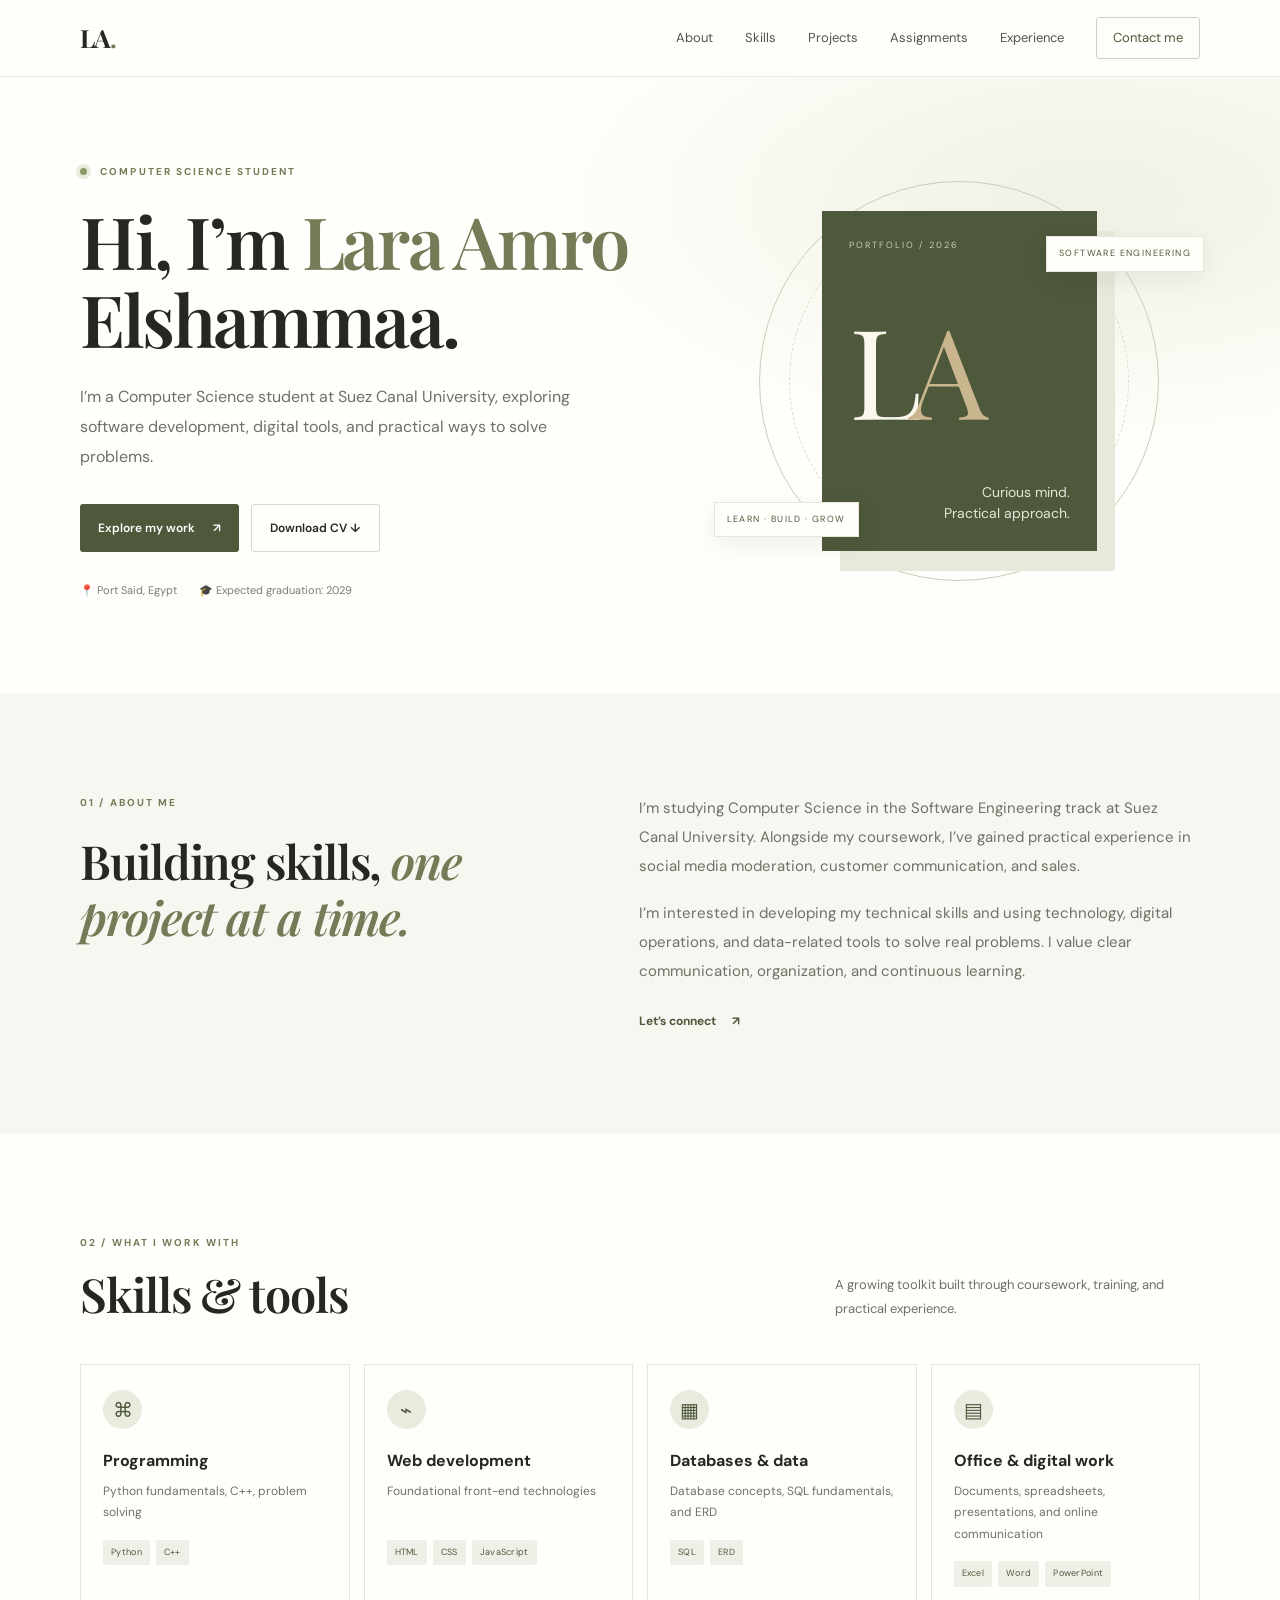
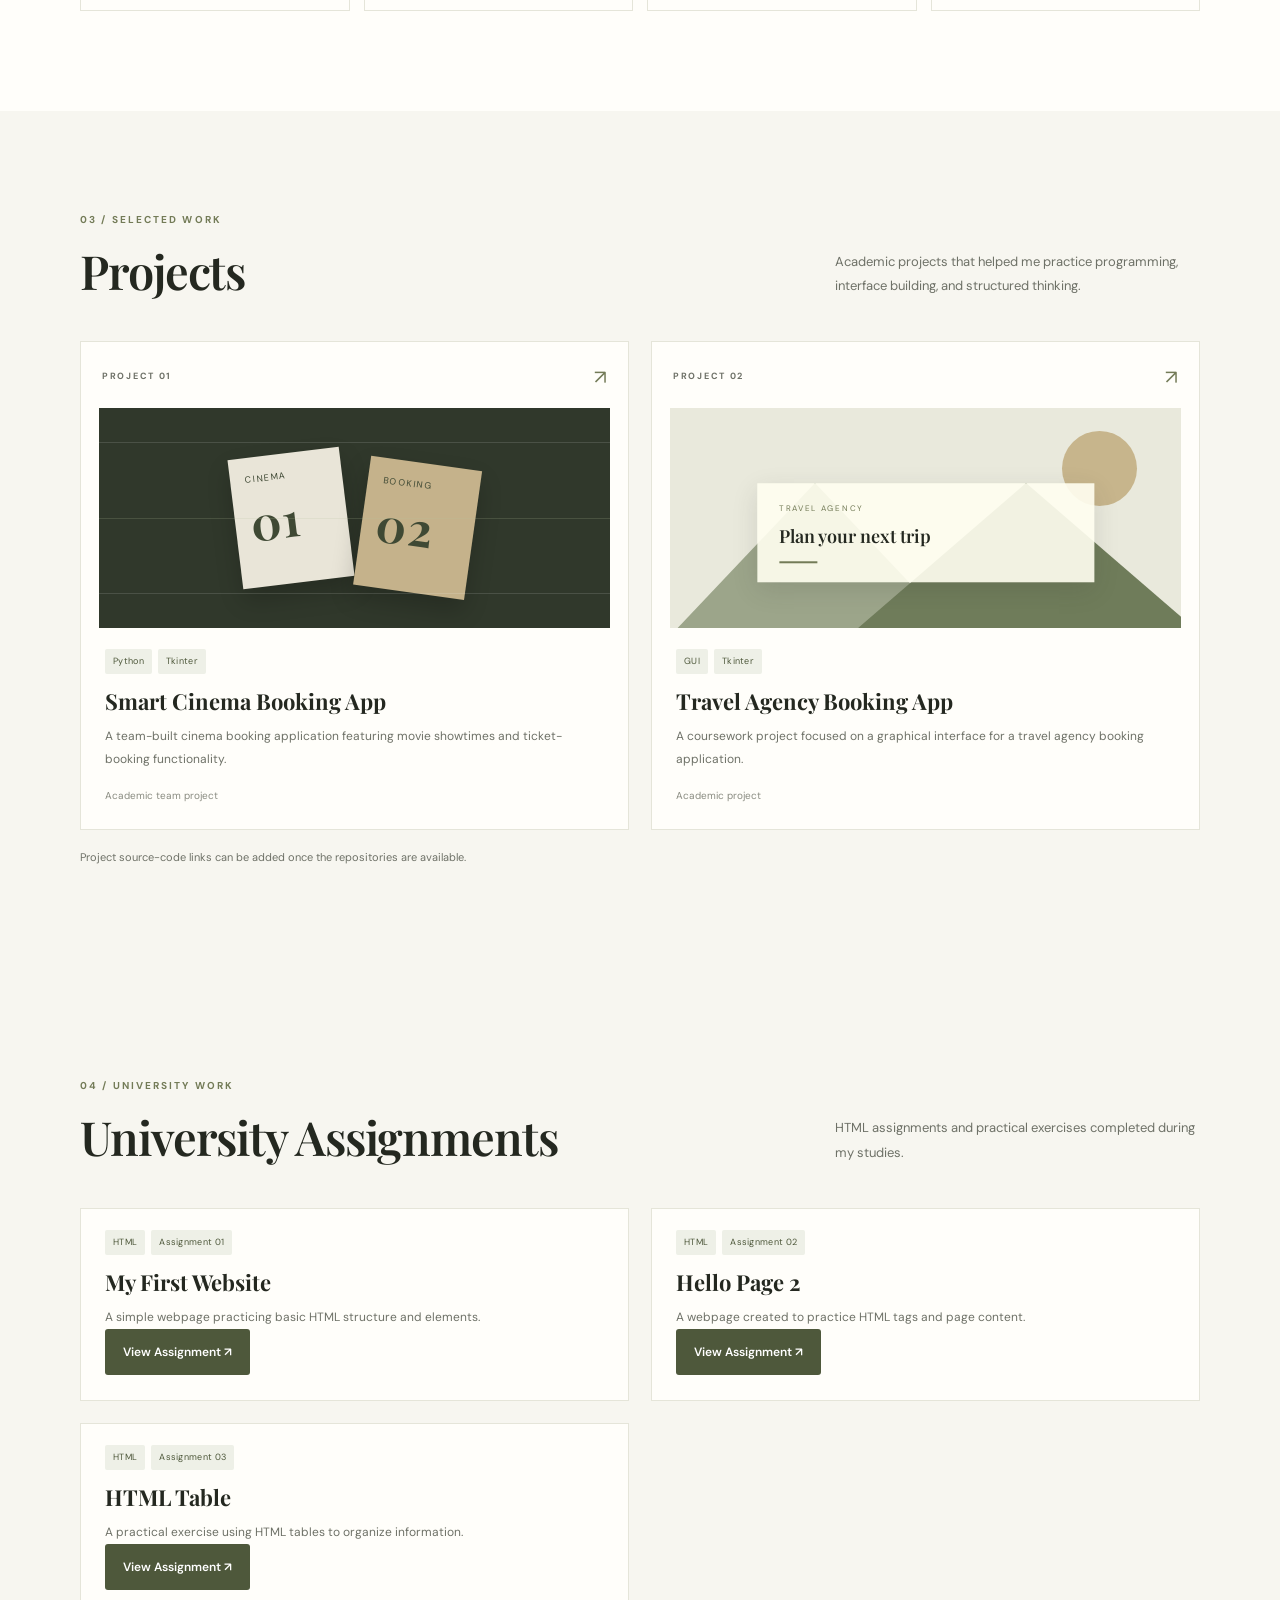
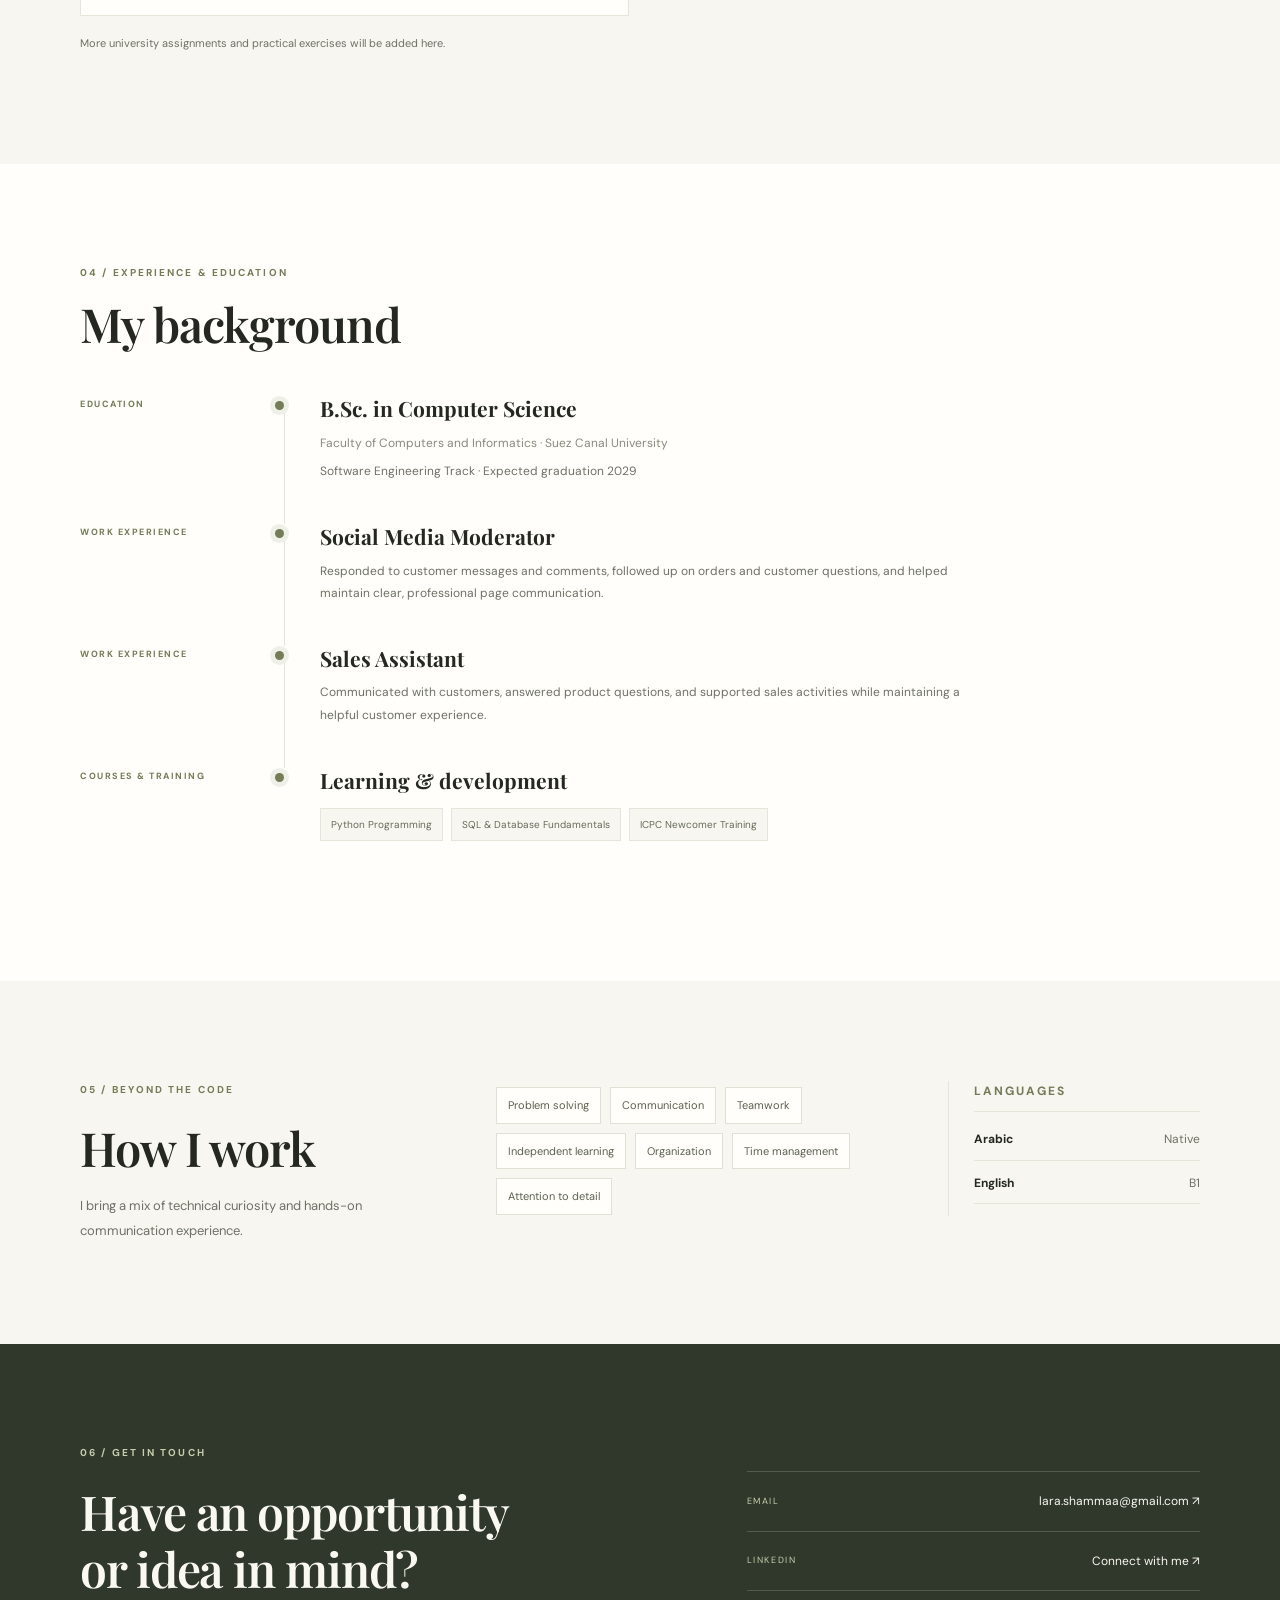
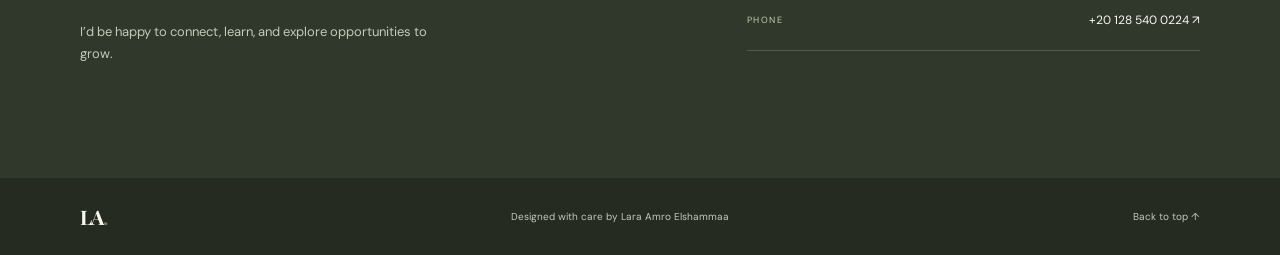
<file: index.html>
<!DOCTYPE html>
<html lang="en">
<head>
  <meta charset="UTF-8" />
  <meta name="viewport" content="width=device-width, initial-scale=1.0" />
  <meta name="description" content="Portfolio of Lara Amro Elshammaa, Computer Science student at Suez Canal University." />
  <title>Lara Amro Elshammaa | Portfolio</title>
  <link rel="preconnect" href="https://fonts.googleapis.com">
  <link rel="preconnect" href="https://fonts.gstatic.com" crossorigin>
  <link href="https://fonts.googleapis.com/css2?family=DM+Sans:wght@400;500;600;700&family=Playfair+Display:wght@600;700&display=swap" rel="stylesheet">
  <link rel="stylesheet" href="style.css" />
</head>
<body>
  <header class="site-header">
    <nav class="nav container" aria-label="Main navigation">
      <a class="brand" href="#home">LA<span>.</span></a>
      <button class="menu-toggle" aria-label="Toggle navigation" aria-expanded="false">☰</button>
      <div class="nav-links">
        <a href="#about">About</a>
<a href="#skills">Skills</a>
<a href="#projects">Projects</a>
<a href="#assignments">Assignments</a>
<a href="#experience">Experience</a>
<a href="#contact" class="nav-cta">Contact me</a>
      </div>
    </nav>
  </header>

  <main>
    <section class="hero section" id="home">
      <div class="container hero-grid">
        <div class="hero-copy">
          <p class="eyebrow"><span class="status-dot"></span> COMPUTER SCIENCE STUDENT</p>
          <h1>Hi, I’m <span>Lara Amro</span><br>Elshammaa.</h1>
          <p class="hero-text">I’m a Computer Science student at Suez Canal University, exploring software development, digital tools, and practical ways to solve problems.</p>
          <div class="hero-actions"><a class="button button-primary" href="#projects">Explore my work <span>↗</span></a><a class="button button-outline" href="assets/Lara_Amro_Elshammaa_CV.docx" download>Download CV ↓</a></div>
          <div class="hero-meta"><span>📍 Port Said, Egypt</span><span>🎓 Expected graduation: 2029</span></div>
        </div>
        <div class="hero-art" aria-label="Decorative initials illustration">
          <div class="art-ring ring-one"></div><div class="art-ring ring-two"></div>
          <div class="initial-card"><span class="initial-small">PORTFOLIO / 2026</span><span class="initials">L<span>A</span></span><span class="initial-caption">Curious mind.<br>Practical approach.</span></div>
          <span class="floating-tag tag-top">SOFTWARE ENGINEERING</span><span class="floating-tag tag-bottom">LEARN · BUILD · GROW</span>
        </div>
      </div>
    </section>

    <section class="section section-light" id="about">
      <div class="container two-column">
        <div><p class="eyebrow">01 / ABOUT ME</p><h2>Building skills, <em>one project at a time.</em></h2></div>
        <div class="about-content"><p>I’m studying Computer Science in the Software Engineering track at Suez Canal University. Alongside my coursework, I’ve gained practical experience in social media moderation, customer communication, and sales.</p><p>I’m interested in developing my technical skills and using technology, digital operations, and data-related tools to solve real problems. I value clear communication, organization, and continuous learning.</p><a class="text-link" href="#contact">Let’s connect <span>↗</span></a></div>
      </div>
    </section>

    <section class="section" id="skills">
      <div class="container"><div class="section-heading"><div><p class="eyebrow">02 / WHAT I WORK WITH</p><h2>Skills & tools</h2></div><p class="section-intro">A growing toolkit built through coursework, training, and practical experience.</p></div>
        <div class="skills-grid">
          <article class="skill-card"><div class="skill-icon">⌘</div><h3>Programming</h3><p>Python fundamentals, C++, problem solving</p><div class="chips"><span>Python</span><span>C++</span></div></article>
          <article class="skill-card"><div class="skill-icon">⌁</div><h3>Web development</h3><p>Foundational front-end technologies</p><div class="chips"><span>HTML</span><span>CSS</span><span>JavaScript</span></div></article>
          <article class="skill-card"><div class="skill-icon">▦</div><h3>Databases & data</h3><p>Database concepts, SQL fundamentals, and ERD</p><div class="chips"><span>SQL</span><span>ERD</span></div></article>
          <article class="skill-card"><div class="skill-icon">▤</div><h3>Office & digital work</h3><p>Documents, spreadsheets, presentations, and online communication</p><div class="chips"><span>Excel</span><span>Word</span><span>PowerPoint</span></div></article>
        </div>
      </div>
    </section>

    <section class="section section-light" id="projects">
      <div class="container"><div class="section-heading"><div><p class="eyebrow">03 / SELECTED WORK</p><h2>Projects</h2></div><p class="section-intro">Academic projects that helped me practice programming, interface building, and structured thinking.</p></div>
        <div class="projects-grid">
          <article class="project-card project-featured"><div class="project-top"><span class="project-number">PROJECT 01</span><span class="project-mark">↗</span></div><div class="project-visual cinema-visual"><div class="ticket ticket-one">CINEMA<br><b>01</b></div><div class="ticket ticket-two">BOOKING<br><b>02</b></div><div class="screen-line"></div></div><div class="project-body"><div class="project-tags"><span>Python</span><span>Tkinter</span></div><h3>Smart Cinema Booking App</h3><p>A team-built cinema booking application featuring movie showtimes and ticket-booking functionality.</p><p class="project-note">Academic team project</p></div></article>
          <article class="project-card"><div class="project-top"><span class="project-number">PROJECT 02</span><span class="project-mark">↗</span></div><div class="project-visual travel-visual"><div class="sun"></div><div class="mountain mountain-one"></div><div class="mountain mountain-two"></div><div class="travel-window"><span>TRAVEL AGENCY</span><b>Plan your next trip</b><i></i></div></div><div class="project-body"><div class="project-tags"><span>GUI</span><span>Tkinter</span></div><h3>Travel Agency Booking App</h3><p>A coursework project focused on a graphical interface for a travel agency booking application.</p><p class="project-note">Academic project</p></div></article>
        </div>
        <p class="small-note">Project source-code links can be added once the repositories are available.</p>
      </div>
    </section>
<section class="section section-light" id="assignments">
  <div class="container">
    <div class="section-heading">
      <div>
        <p class="eyebrow">04 / UNIVERSITY WORK</p>
        <h2>University Assignments</h2>
      </div>
      <p class="section-intro">
        HTML assignments and practical exercises completed during my studies.
      </p>
    </div>

    <div class="projects-grid">

      <article class="project-card">
        <div class="project-body">
          <div class="project-tags">
            <span>HTML</span>
            <span>Assignment 01</span>
          </div>
          <h3>My First Website</h3>
          <p>A simple webpage practicing basic HTML structure and elements.</p>
          <a class="button button-primary"
             href="assignment/index.html"
             target="_blank"
             rel="noopener noreferrer">
            View Assignment ↗
          </a>
        </div>
      </article>

      <article class="project-card">
        <div class="project-body">
          <div class="project-tags">
            <span>HTML</span>
            <span>Assignment 02</span>
          </div>
          <h3>Hello Page 2</h3>
          <p>A webpage created to practice HTML tags and page content.</p>
          <a class="button button-primary"
             href="assignment/hello%20page2.html"
             target="_blank"
             rel="noopener noreferrer">
            View Assignment ↗
          </a>
        </div>
      </article>

      <article class="project-card">
        <div class="project-body">
          <div class="project-tags">
            <span>HTML</span>
            <span>Assignment 03</span>
          </div>
          <h3>HTML Table</h3>
          <p>A practical exercise using HTML tables to organize information.</p>
          <a class="button button-primary"
             href="assignment/table.html"
             target="_blank"
             rel="noopener noreferrer">
            View Assignment ↗
          </a>
        </div>
      </article>

    </div>

    <p class="small-note">
      More university assignments and practical exercises will be added here.
    </p>
  </div>
</section>
    <section class="section" id="experience">
      <div class="container"><div class="section-heading"><div><p class="eyebrow">04 / EXPERIENCE & EDUCATION</p><h2>My background</h2></div></div>
        <div class="timeline">
          <article class="timeline-item"><div class="timeline-date">EDUCATION</div><div class="timeline-marker"></div><div class="timeline-content"><h3>B.Sc. in Computer Science</h3><p class="timeline-sub">Faculty of Computers and Informatics · Suez Canal University</p><p>Software Engineering Track · Expected graduation 2029</p></div></article>
          <article class="timeline-item"><div class="timeline-date">WORK EXPERIENCE</div><div class="timeline-marker"></div><div class="timeline-content"><h3>Social Media Moderator</h3><p>Responded to customer messages and comments, followed up on orders and customer questions, and helped maintain clear, professional page communication.</p></div></article>
          <article class="timeline-item"><div class="timeline-date">WORK EXPERIENCE</div><div class="timeline-marker"></div><div class="timeline-content"><h3>Sales Assistant</h3><p>Communicated with customers, answered product questions, and supported sales activities while maintaining a helpful customer experience.</p></div></article>
          <article class="timeline-item"><div class="timeline-date">COURSES & TRAINING</div><div class="timeline-marker"></div><div class="timeline-content"><h3>Learning & development</h3><div class="course-list"><span>Python Programming</span><span>SQL & Database Fundamentals</span><span>ICPC Newcomer Training</span></div></div></article>
        </div>
      </div>
    </section>

    <section class="section section-light" id="more">
      <div class="container extra-grid"><div><p class="eyebrow">05 / BEYOND THE CODE</p><h2>How I work</h2><p class="section-intro">I bring a mix of technical curiosity and hands-on communication experience.</p></div><div class="quality-list"><span>Problem solving</span><span>Communication</span><span>Teamwork</span><span>Independent learning</span><span>Organization</span><span>Time management</span><span>Attention to detail</span></div><div class="language-block"><p class="eyebrow">LANGUAGES</p><p><b>Arabic</b> <span>Native</span></p><p><b>English</b> <span>B1</span></p></div></div>
    </section>

    <section class="section contact-section" id="contact">
      <div class="container contact-grid"><div><p class="eyebrow">06 / GET IN TOUCH</p><h2>Have an opportunity<br>or idea in mind?</h2><p class="contact-copy">I’d be happy to connect, learn, and explore opportunities to grow.</p></div><div class="contact-links"><a href="mailto:lara.shammaa@gmail.com"><span class="contact-label">EMAIL</span><span>lara.shammaa@gmail.com ↗</span></a><a href="https://www.linkedin.com/in/lara-elshammaa-898645369/" target="_blank" rel="noopener noreferrer"><span class="contact-label">LINKEDIN</span><span>Connect with me ↗</span></a><a href="tel:+201285400224"><span class="contact-label">PHONE</span><span>+20 128 540 0224 ↗</span></a></div></div>
    </section>
  </main>
  <footer class="footer"><div class="container footer-inner"><a class="brand" href="#home">LA<span>.</span></a><p>Designed with care by Lara Amro Elshammaa</p><a href="#home">Back to top ↑</a></div></footer>
  <script>
    const toggle = document.querySelector('.menu-toggle');
    const links = document.querySelector('.nav-links');
    toggle.addEventListener('click', () => {
      const isOpen = links.classList.toggle('open');
      toggle.setAttribute('aria-expanded', String(isOpen));
    });
    links.querySelectorAll('a').forEach(link => link.addEventListener('click', () => {
      links.classList.remove('open'); toggle.setAttribute('aria-expanded', 'false');
    }));
  </script>
</body>
</html>
</file>
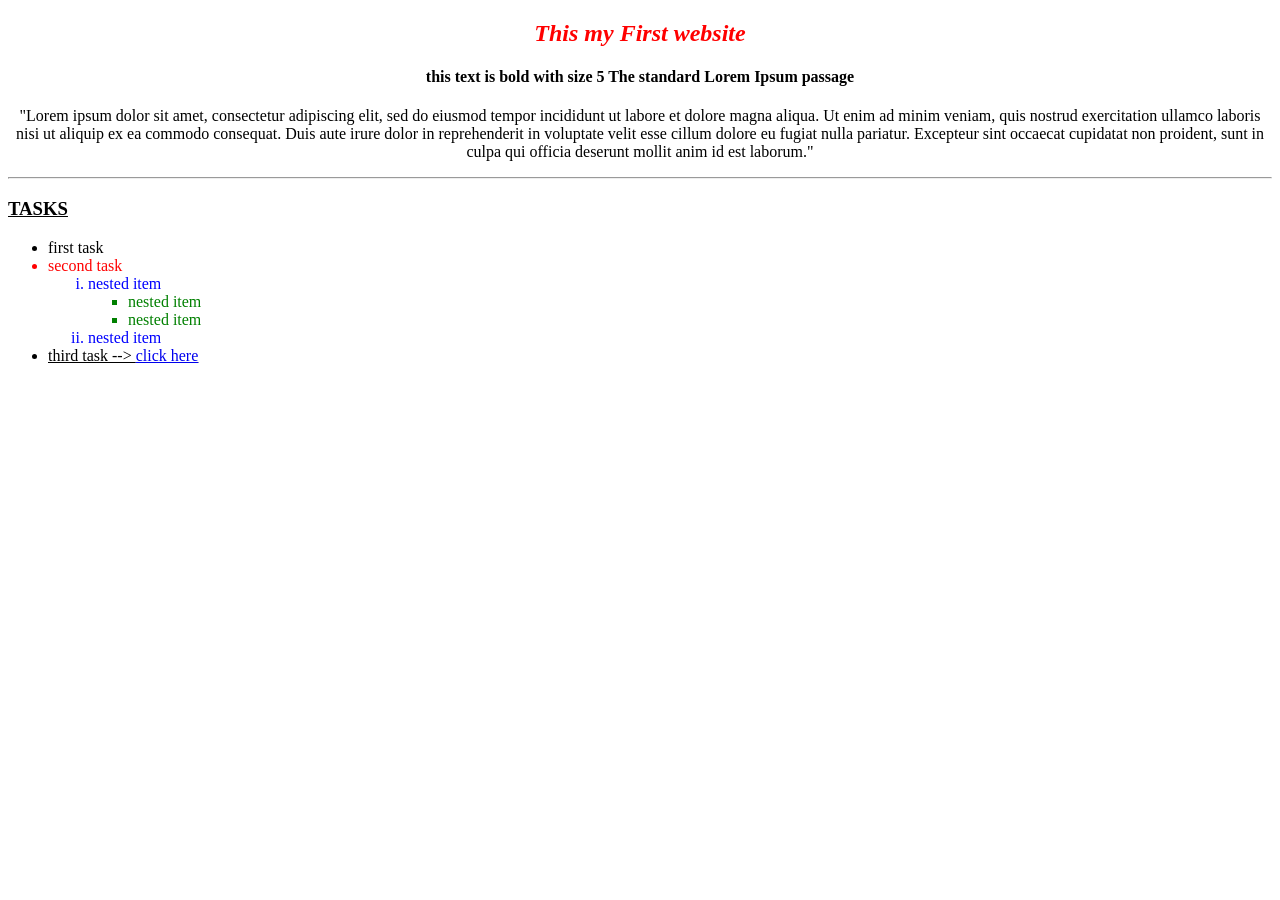
<file: assignment/index.html>
<!DOCTYPE html>
<html>
<head>
    <title>My First Website</title>
</head>

<body>

    <center>
        <h2 style="color: red;">
            <i>This my First website</i>
        </h2>

        <h4>
            this text is bold with size 5
            The standard Lorem Ipsum passage
        </h4>

        <p>
            "Lorem ipsum dolor sit amet, consectetur adipiscing elit,
            sed do eiusmod tempor incididunt ut labore et dolore magna aliqua.
            Ut enim ad minim veniam, quis nostrud exercitation ullamco laboris
            nisi ut aliquip ex ea commodo consequat. Duis aute irure dolor
            in reprehenderit in voluptate velit esse cillum dolore eu fugiat
            nulla pariatur. Excepteur sint occaecat cupidatat non proident,
            sunt in culpa qui officia deserunt mollit anim id est laborum."
        </p>
    </center>

    <hr>

    <h3><u>TASKS</u></h3>

    <ul>
        <li>first task</li>

        <li style="color: red;">
            second task

            <ol type="i">
                <li style="color: blue;">
                    nested item

                    <ul style="color: green;">
                        <li>nested item</li>
                        <li>nested item</li>
                    </ul>
                </li>

                <li style="color: blue;">
                    nested item
                </li>
            </ol>
        </li>

        <li>
            <u>third task --&gt; <a href="page2.html">click here</a></u>
        </li>
    </ul>

</body>
</html>
</file>
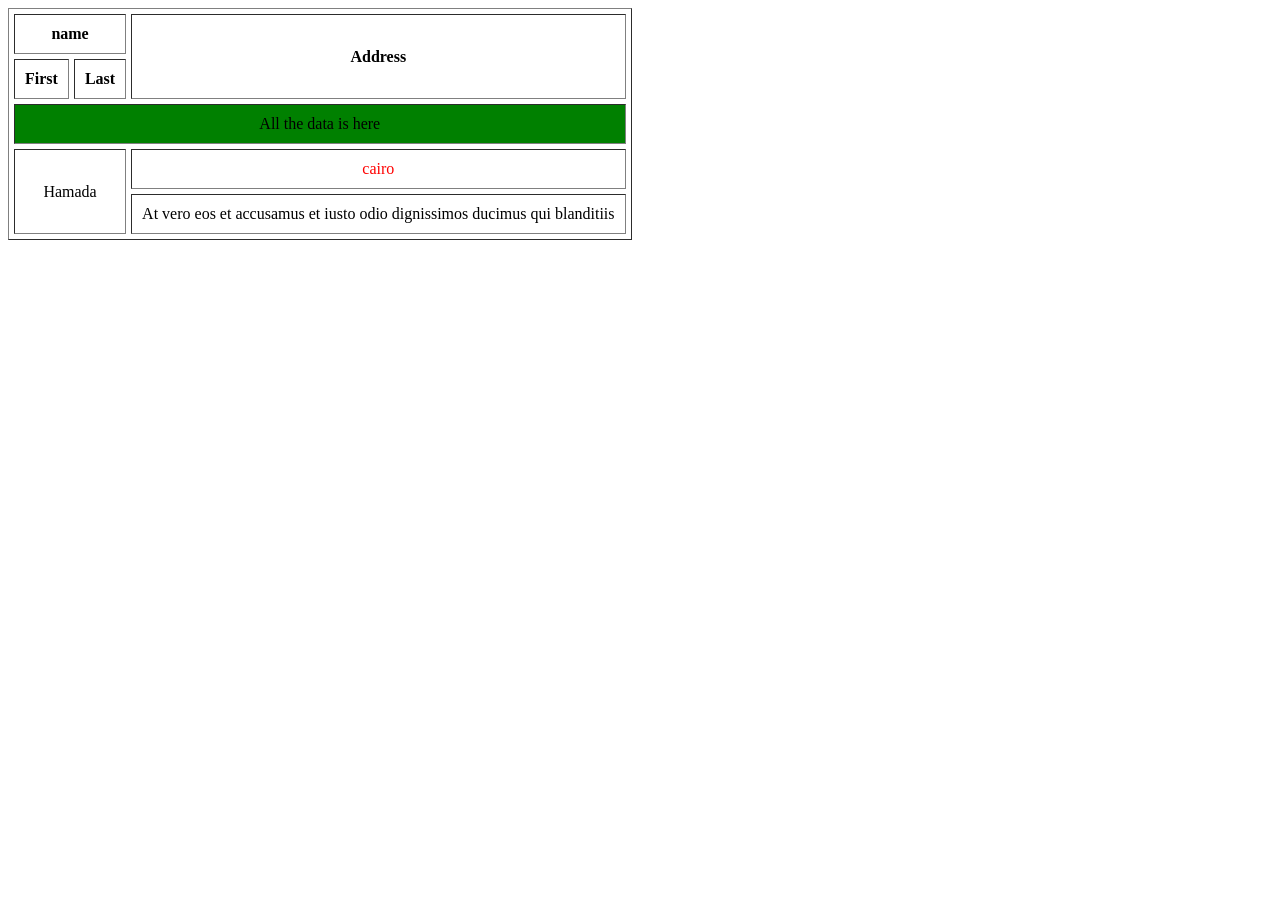
<file: assignment/table.html>
<!DOCTYPE html>
<html>

<head>
    <title>HTML Table</title>
</head>

<body>

    <table border="1" cellpadding="10" cellspacing="5">

        <tr>
            <th colspan="2">name</th>
            <th rowspan="2">Address</th>
        </tr>

        <tr>
            <th>First</th>
            <th>Last</th>
        </tr>

        <tr>
            <td colspan="3" bgcolor="green" align="center">
                All the data is here
            </td>
        </tr>

        <tr>
            <td colspan="2" rowspan="2" align="center">
                Hamada
            </td>

            <td align="center" style="color: red;">
                cairo
            </td>
        </tr>

        <tr>
            <td align="center">
                At vero eos et accusamus et iusto odio
                dignissimos ducimus qui blanditiis
            </td>
        </tr>

    </table>

</body>

</html>
</file>
<file: style.css>
:root{--ink:#242820;--muted:#6e7167;--olive:#737b57;--olive-dark:#4e583b;--cream:#f7f6f0;--paper:#fffefa;--line:#e5e5d9;--sage:#e9ebdf;--accent:#c5a978;--serif:'Playfair Display',Georgia,serif;--sans:'DM Sans',Arial,sans-serif}*{box-sizing:border-box}html{scroll-behavior:smooth;scroll-padding-top:90px}body{margin:0;background:var(--paper);color:var(--ink);font-family:var(--sans);font-size:15px;line-height:1.7}a{color:inherit;text-decoration:none}.container{width:min(1120px,calc(100% - 48px));margin:auto}.site-header{position:sticky;top:0;z-index:10;background:rgba(255,254,250,.94);backdrop-filter:blur(12px);border-bottom:1px solid rgba(229,229,217,.8)}.nav{height:76px;display:flex;align-items:center;justify-content:space-between}.brand{font-family:var(--serif);font-weight:700;font-size:25px;letter-spacing:-1px}.brand span{color:var(--olive)}.nav-links{display:flex;align-items:center;gap:32px;font-size:13px;color:#53564c}.nav-links a{transition:color .2s}.nav-links a:hover,.text-link:hover{color:var(--olive)}.nav-links .nav-cta{border:1px solid #cfd2c1;padding:9px 16px;border-radius:3px;color:var(--olive-dark)}.menu-toggle{display:none;border:0;background:none;font-size:25px;color:var(--ink)}.section{padding:100px 0}.hero{padding:86px 0 94px;overflow:hidden;background:radial-gradient(ellipse at 85% 20%,#f0f0e5 0,transparent 36%),var(--paper)}.hero-grid{display:grid;grid-template-columns:1.1fr .9fr;gap:50px;align-items:center}.eyebrow{font-size:10px;letter-spacing:2.1px;font-weight:700;color:var(--olive);margin:0 0 22px}.status-dot{display:inline-block;width:7px;height:7px;background:#8b9b68;border-radius:50%;margin-right:9px;box-shadow:0 0 0 4px #e9ebdf}.hero h1{font-family:var(--serif);font-size:clamp(43px,5.7vw,72px);line-height:1.08;letter-spacing:-2.4px;font-weight:600;margin:0 0 24px}.hero h1 span{color:var(--olive)}.hero-text{max-width:520px;color:var(--muted);font-size:16px;line-height:1.9}.hero-actions{display:flex;gap:12px;flex-wrap:wrap;margin:31px 0 29px}.button{display:inline-flex;align-items:center;gap:18px;padding:13px 18px;border-radius:3px;font-size:12px;font-weight:600;transition:transform .2s,background .2s}.button:hover{transform:translateY(-2px)}.button-primary{background:var(--olive-dark);color:white}.button-primary:hover{background:#3f482f}.button-outline{border:1px solid #d8d9ce}.hero-meta{display:flex;gap:22px;flex-wrap:wrap;color:#7a7d73;font-size:11px}.hero-art{min-height:400px;position:relative;display:grid;place-items:center}.initial-card{width:275px;height:340px;background:var(--olive-dark);color:#f9f7ee;position:relative;z-index:2;padding:27px;display:flex;flex-direction:column;justify-content:space-between;box-shadow:18px 20px 0 #e8e9dc}.initial-small{font-size:9px;letter-spacing:2px;color:#c8cfb3}.initials{font-family:var(--serif);font-size:125px;letter-spacing:-14px;line-height:1}.initials span{color:#c9b68e}.initial-caption{font-size:14px;line-height:1.5;align-self:flex-end;text-align:right;color:#e3e6d8}.art-ring{position:absolute;border:1px solid #c9cebb;border-radius:50%;width:400px;height:400px}.ring-two{width:340px;height:340px;border-style:dashed;border-color:#d8d9cc}.floating-tag{position:absolute;background:var(--paper);border:1px solid var(--line);padding:9px 12px;font-size:9px;letter-spacing:1.4px;color:var(--olive-dark);z-index:3;box-shadow:0 7px 25px #2221}.tag-top{top:55px;right:-4px}.tag-bottom{bottom:44px;left:-5px}.section-light{background:var(--cream)}.two-column{display:grid;grid-template-columns:.9fr 1.1fr;gap:100px}.section h2{font-family:var(--serif);font-weight:600;font-size:clamp(32px,4vw,47px);line-height:1.2;letter-spacing:-1.1px;margin:0}.section h2 em{font-weight:600;color:var(--olive);font-style:italic}.about-content p{color:var(--muted);margin:0 0 17px;line-height:1.95}.text-link{display:inline-flex;gap:16px;margin-top:8px;color:var(--olive-dark);font-weight:700;font-size:12px}.section-heading{display:flex;justify-content:space-between;align-items:end;gap:40px;margin-bottom:42px}.section-heading .eyebrow{margin-bottom:15px}.section-intro{max-width:365px;color:var(--muted);font-size:13px;line-height:1.9;margin:0}.skills-grid{display:grid;grid-template-columns:repeat(4,1fr);gap:14px}.skill-card{padding:25px 22px 23px;border:1px solid var(--line);background:var(--paper);min-height:235px}.skill-icon{width:39px;height:39px;border-radius:50%;display:grid;place-items:center;background:var(--sage);color:var(--olive-dark);font-size:20px;margin-bottom:21px}.skill-card h3,.project-body h3,.timeline-content h3{font-size:16px;margin:0 0 8px;line-height:1.4}.skill-card p{font-size:12px;color:var(--muted);line-height:1.8;min-height:43px;margin:0 0 16px}.chips,.project-tags{display:flex;gap:6px;flex-wrap:wrap}.chips span,.project-tags span{font-size:9px;letter-spacing:.3px;color:var(--olive-dark);background:#eef0e7;padding:5px 8px;border-radius:2px}.projects-grid{display:grid;grid-template-columns:1fr 1fr;gap:22px}.project-card{border:1px solid var(--line);background:var(--paper);overflow:hidden}.project-top{display:flex;align-items:center;justify-content:space-between;padding:18px 21px 0}.project-number{font-size:9px;letter-spacing:1.7px;color:var(--muted);font-weight:700}.project-mark{font-size:20px;color:var(--olive)}.project-visual{height:220px;margin:14px 18px 0;position:relative;overflow:hidden}.cinema-visual{background:#30382b;display:flex;align-items:center;justify-content:center;gap:16px}.cinema-visual:before,.cinema-visual:after{content:'';position:absolute;left:0;right:0;height:1px;background:#ffffff20}.cinema-visual:before{top:34px}.cinema-visual:after{bottom:34px}.ticket{width:112px;height:130px;background:#e9e5d8;color:#3f4934;padding:15px;font-size:9px;letter-spacing:1.6px;transform:rotate(-7deg);box-shadow:0 12px 25px #0003}.ticket b{font-family:var(--serif);font-size:47px;display:block;line-height:1.5}.ticket-two{background:#c5b28b;transform:rotate(8deg) translateY(10px)}.screen-line{position:absolute;top:50%;left:0;right:0;height:1px;background:#b6c09a30}.travel-visual{background:#e9e9dc}.sun{position:absolute;width:75px;height:75px;background:#c7b58c;border-radius:50%;right:44px;top:23px}.mountain{position:absolute;bottom:-45px;width:0;height:0;border-left:180px solid transparent;border-right:180px solid transparent;border-bottom:190px solid #9ca58a}.mountain-one{left:-35px}.mountain-two{right:-65px;border-bottom-color:#6f7c5a;border-left-width:220px;border-right-width:220px}.travel-window{position:absolute;left:50%;top:50%;transform:translate(-50%,-35%);width:66%;background:#fffef0e8;padding:19px 22px;box-shadow:0 8px 24px #3332;display:flex;flex-direction:column;gap:5px}.travel-window span{font-size:8px;letter-spacing:1.7px;color:var(--olive)}.travel-window b{font-family:var(--serif);font-size:18px;font-weight:600}.travel-window i{width:38px;height:2px;background:var(--olive);margin-top:5px}.project-body{padding:21px 24px 25px}.project-body h3{font-family:var(--serif);font-size:22px;margin:12px 0 8px}.project-body p:not(.project-note){font-size:12px;color:var(--muted);line-height:1.9;margin:0}.project-note{font-size:10px;color:#898b80;margin:16px 0 0}.small-note{font-size:11px;color:var(--muted);margin-top:18px}.timeline{margin-top:18px}.timeline-item{display:grid;grid-template-columns:170px 20px 1fr;gap:25px;position:relative;padding-bottom:37px}.timeline-item:not(:last-child):after{content:'';position:absolute;left:204px;top:12px;bottom:-2px;width:1px;background:var(--line)}.timeline-date{font-size:9px;letter-spacing:1.5px;color:var(--olive);font-weight:700;padding-top:3px}.timeline-marker{width:9px;height:9px;border-radius:50%;background:var(--olive);margin-top:7px;z-index:1;box-shadow:0 0 0 5px #eef0e7}.timeline-content{padding-bottom:3px}.timeline-content h3{font-family:var(--serif);font-size:21px}.timeline-content p{font-size:12px;color:var(--muted);line-height:1.85;margin:6px 0 0;max-width:650px}.timeline-content .timeline-sub{color:#888b7f;margin-top:0}.course-list{display:flex;gap:8px;flex-wrap:wrap;margin-top:13px}.course-list span{padding:7px 10px;background:var(--cream);border:1px solid var(--line);font-size:10px;color:#666b5a}.extra-grid{display:grid;grid-template-columns:1fr 1.1fr .7fr;gap:55px;align-items:start}.extra-grid .section-intro{margin-top:18px}.quality-list{display:flex;flex-wrap:wrap;gap:9px;padding-top:6px}.quality-list span{border:1px solid #dfe1d5;padding:8px 11px;font-size:11px;color:#5c6250;background:#fffefa}.language-block{border-left:1px solid var(--line);padding-left:25px}.language-block .eyebrow{margin-bottom:17px}.language-block p{display:flex;justify-content:space-between;gap:12px;font-size:12px;border-bottom:1px solid var(--line);padding-bottom:10px}.language-block p span{color:var(--muted)}.contact-section{background:#30382b;color:#f9f8f1}.contact-section .eyebrow{color:#c6ceae}.contact-grid{display:grid;grid-template-columns:1fr .8fr;gap:100px;align-items:center}.contact-section h2{font-size:clamp(35px,4vw,48px)}.contact-copy{color:#c4c9b8;font-size:13px;max-width:360px;margin-top:23px}.contact-links{border-top:1px solid #ffffff2b}.contact-links a{display:flex;justify-content:space-between;align-items:center;gap:20px;padding:19px 0;border-bottom:1px solid #ffffff2b;font-size:12px}.contact-links a:hover{color:#d4c29b}.contact-label{font-size:9px;letter-spacing:1.6px;color:#c6ceae}.footer{background:#252b21;color:#c4c9b8;padding:20px 0}.footer-inner{display:flex;align-items:center;justify-content:space-between;gap:20px}.footer .brand{color:#f9f8f1;font-size:20px}.footer p,.footer-inner>a:last-child{font-size:10px;color:#c4c9b8}.footer-inner>a:last-child:hover{color:white}
@media(max-width:850px){.section{padding:76px 0}.hero{padding:65px 0}.hero-grid{gap:25px;grid-template-columns:1.1fr .9fr}.hero-art{transform:scale(.85)}.skills-grid{grid-template-columns:repeat(2,1fr)}.two-column{gap:45px}.extra-grid{grid-template-columns:1fr 1fr;gap:35px}.language-block{grid-column:2;border-left:0;padding-left:0}.contact-grid{gap:45px}.section-heading{align-items:start;flex-direction:column;gap:15px}}
@media(max-width:620px){.container{width:min(100% - 34px,500px)}.nav{height:66px}.menu-toggle{display:block}.nav-links{display:none;position:absolute;top:65px;left:0;right:0;padding:20px 24px 25px;background:var(--paper);border-bottom:1px solid var(--line);flex-direction:column;align-items:stretch;gap:16px}.nav-links.open{display:flex}.nav-links .nav-cta{text-align:center}.hero-grid{grid-template-columns:1fr}.hero{padding:55px 0 45px}.hero h1{font-size:49px}.hero-art{min-height:320px;transform:scale(.78);margin:-12px 0 -24px}.hero-meta{gap:10px;flex-direction:column}.section{padding:65px 0}.two-column{grid-template-columns:1fr;gap:24px}.section h2{font-size:36px}.skills-grid{gap:10px}.skill-card{padding:19px 15px;min-height:225px}.skill-card h3{font-size:14px}.projects-grid{grid-template-columns:1fr}.project-visual{height:195px}.timeline-item{grid-template-columns:1fr 15px 1fr;gap:10px;padding-bottom:30px}.timeline-date{grid-column:1;grid-row:1;font-size:8px}.timeline-marker{grid-column:2;grid-row:1}.timeline-content{grid-column:3;grid-row:1}.timeline-item:not(:last-child):after{left:calc(100% / 3 + 8px);transform:translateX(-50%)}.timeline-content h3{font-size:18px}.timeline-content p{font-size:11px}.course-list{flex-direction:column;align-items:start}.extra-grid{grid-template-columns:1fr;gap:28px}.language-block{grid-column:auto;border-top:1px solid var(--line);padding-top:18px}.contact-grid{grid-template-columns:1fr;gap:30px}.contact-links a{align-items:flex-start;flex-direction:column;gap:4px}.footer-inner{flex-wrap:wrap}.footer p{order:3;width:100%;margin:0}.footer-inner>a:last-child{margin-left:auto}}
</file>
